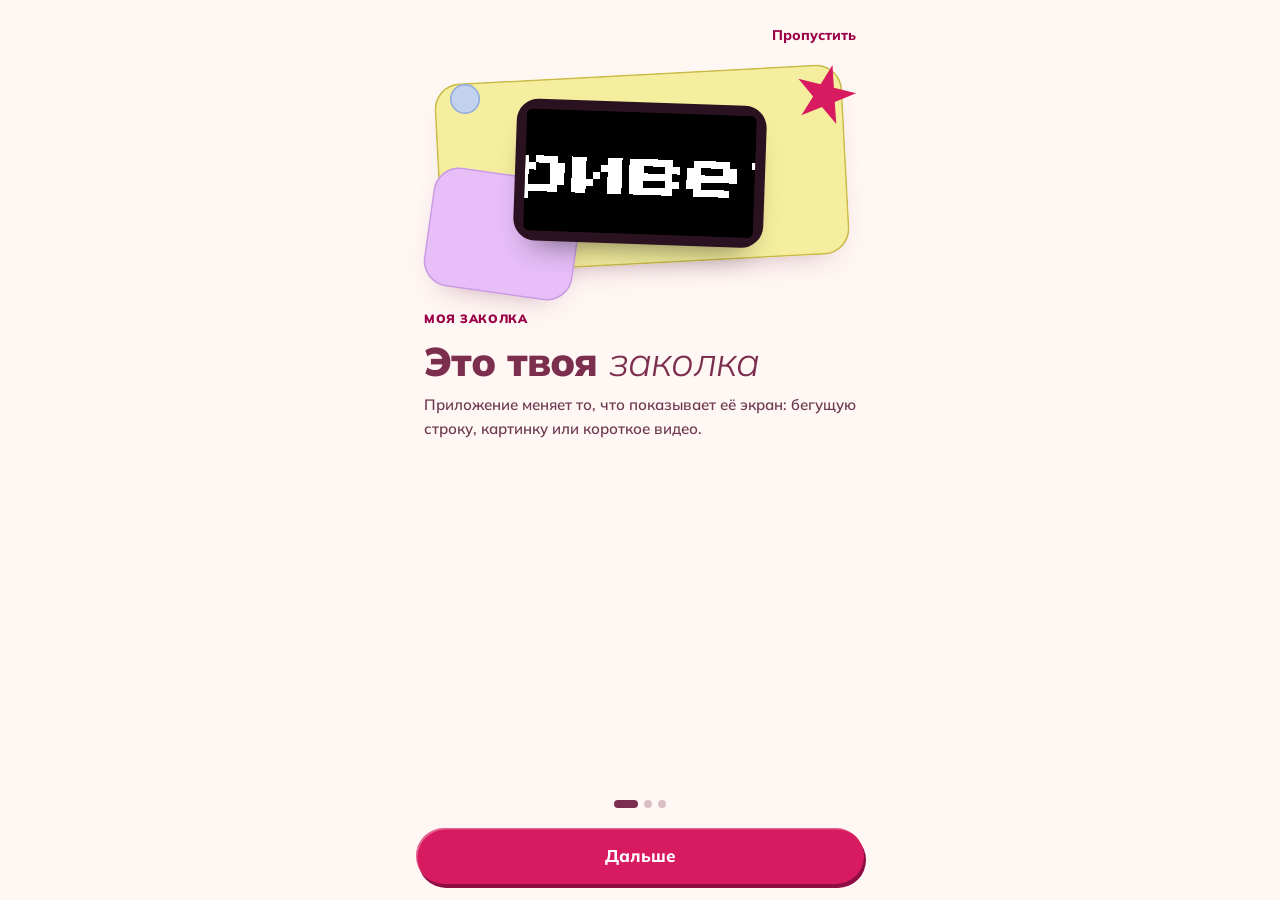
<file: index.html>
<!doctype html>
<html lang="ru" data-theme="light" data-appearance="h">
  <head>
    <meta charset="utf-8" />
    <meta name="viewport" content="width=device-width, initial-scale=1, viewport-fit=cover" />
    <meta name="color-scheme" content="light dark" />
    <meta name="theme-color" content="#FFF7F4" />
    <meta name="description" content="Меняет то, что показывает заколка: бегущую строку, картинку или короткое видео" />
    <title>Моя заколка</title>
    <link rel="manifest" href="/manifest.webmanifest" />
    <link rel="icon" href="/icons/icon-any.svg" type="image/svg+xml" />
    <link rel="apple-touch-icon" href="/icons/icon-192.png" />
    <script>
      // Тема до первой отрисовки, без вспышки: настройку пишет приложение (ui/theme.ts)
      try {
        var t = localStorage.getItem('zk-theme');
        var dark = t === 'dark' || (t !== 'light' && matchMedia('(prefers-color-scheme: dark)').matches);
        document.documentElement.dataset.theme = dark ? 'dark' : 'light';
        document.documentElement.dataset.appearance = localStorage.getItem('zk-appearance') === 'harajuku' ? 'harajuku' : 'h';
        document.querySelector('meta[name="theme-color"]').content = dark ? '#2A1F2B' : '#FFF7F4';
      } catch (e) {}
    </script>
    <script type="module" crossorigin src="/assets/index-CtbS0Sj8.js"></script>
    <link rel="stylesheet" crossorigin href="/assets/index-BMBSza6c.css">
  </head>
  <body>
    <div id="root"></div>
  </body>
</html>
</file>
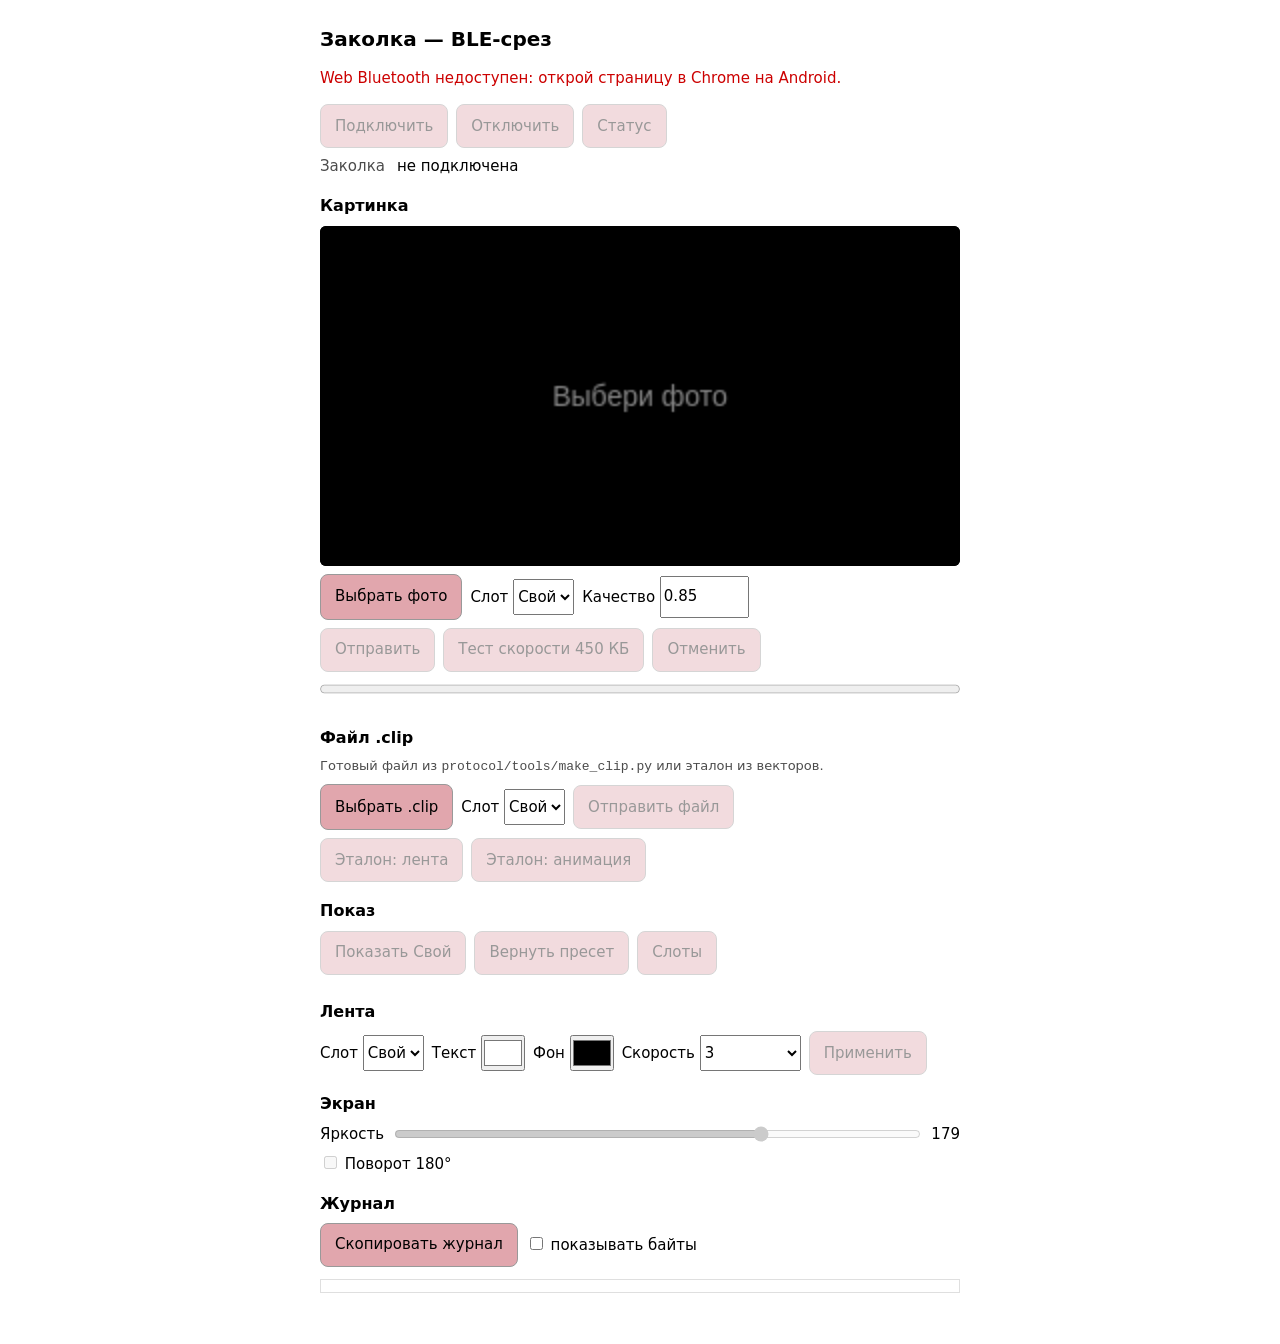
<file: spike/index.html>
<!doctype html>
<html lang="ru">
  <head>
    <meta charset="UTF-8" />
    <meta name="viewport" content="width=device-width, initial-scale=1" />
    <title>Заколка — BLE-срез</title>
    <script type="module" crossorigin src="/spike/assets/index-DrE3u_lJ.js"></script>
    <link rel="stylesheet" crossorigin href="/spike/assets/index-DDKtDWCi.css">
  </head>
  <body>
    <h1>Заколка — BLE-срез</h1>
    <p id="support" class="warn" hidden></p>

    <section>
      <div class="row">
        <button id="connect">Подключить</button>
        <button id="disconnect" disabled>Отключить</button>
        <button id="status" disabled>Статус</button>
      </div>
      <dl id="info"></dl>
    </section>

    <section>
      <h2>Картинка</h2>
      <canvas id="frame"></canvas>
      <div class="row">
        <label class="file">Выбрать фото<input id="file" type="file" accept="image/*" /></label>
        <label>Слот
          <select id="slot">
            <option value="3" selected>Свой</option>
            <option value="1">A</option>
            <option value="2">B</option>
          </select>
        </label>
        <label>Качество <input id="quality" type="number" min="0.3" max="0.95" step="0.05" value="0.85" /></label>
      </div>
      <div class="row">
        <button id="send" disabled>Отправить</button>
        <button id="speed" disabled>Тест скорости 450 КБ</button>
        <button id="cancel" disabled>Отменить</button>
      </div>
      <progress id="progress" max="1" value="0"></progress>
      <dl id="transfer"></dl>
    </section>

    <section>
      <h2>Файл .clip</h2>
      <p class="hint">Готовый файл из <code>protocol/tools/make_clip.py</code> или эталон из векторов.</p>
      <div class="row">
        <label class="file">Выбрать .clip<input id="clip-file" type="file" accept=".clip,application/octet-stream" /></label>
        <label>Слот
          <select id="clip-slot">
            <option value="3" selected>Свой</option>
            <option value="1">A</option>
            <option value="2">B</option>
          </select>
        </label>
        <button id="clip-send" disabled>Отправить файл</button>
      </div>
      <div class="row">
        <button id="vec-text" disabled>Эталон: лента</button>
        <button id="vec-anim" disabled>Эталон: анимация</button>
      </div>
    </section>

    <section>
      <h2>Показ</h2>
      <div class="row">
        <button id="show-custom" disabled>Показать Свой</button>
        <button id="show-preset" disabled>Вернуть пресет</button>
        <button id="slots" disabled>Слоты</button>
      </div>
      <dl id="slot-info"></dl>
    </section>

    <section>
      <h2>Лента</h2>
      <div class="row">
        <label>Слот
          <select id="text-slot">
            <option value="3" selected>Свой</option>
            <option value="1">A</option>
            <option value="2">B</option>
          </select>
        </label>
        <label>Текст <input id="text-fg" type="color" value="#ffffff" /></label>
        <label>Фон <input id="text-bg" type="color" value="#000000" /></label>
        <label>Скорость
          <select id="text-speed">
            <option value="0">0 — стоит</option>
            <option value="1">1</option>
            <option value="2">2</option>
            <option value="3" selected>3</option>
            <option value="4">4</option>
            <option value="5">5</option>
          </select>
        </label>
        <button id="text-apply" disabled>Применить</button>
      </div>
    </section>

    <section>
      <h2>Экран</h2>
      <div class="row">
        <label class="grow">Яркость <input id="brightness" type="range" min="0" max="255" value="179" disabled /></label>
        <span id="brightness-value">179</span>
      </div>
      <div class="row">
        <label class="check"><input id="rotate" type="checkbox" disabled /> Поворот 180°</label>
      </div>
    </section>

    <section>
      <h2>Журнал</h2>
      <div class="row">
        <button id="copy-log">Скопировать журнал</button>
        <label class="check"><input id="frames" type="checkbox" /> показывать байты</label>
      </div>
      <pre id="log"></pre>
    </section>
  </body>
</html>
</file>
<file: assets/index-BMBSza6c.css>
:root,[data-theme=light]{--bg:#fff7f4;--surface:#fff;--surface-2:#fff6f8;--line:#7c2e4e47;--outline:#b0607c;--ink:#7c2e4e;--ink-2:#6e3a52;--ink-3:#b88e9c;--accent:#d81b60;--on-accent:#fff;--accent-ink:#9b0047;--accent-soft:#fbc6d7;--inv-accent:#fbc6d7;--primary:#d81b60;--on-primary:#fff;--primary-track:#9b0047;--butter:#f5ee9e;--sage:#c2d2ee;--lilac:#e7bef8;--peach:#f9d488;--rose:#fbc6d7;--on-pastel:#7c2e4e;--butter-edge:#c9b94a;--sage-edge:#93abd8;--lilac-edge:#c99be0;--peach-edge:#e0b45a;--rose-edge:#efa0bc;--nav:#7c2e4e;--nav-ink:#fff7f2;--nav-line:#7c2e4e;--nav-sel:#fbc6d7;--on-nav-sel:#5e2340;--bw:1.5px;--chip:#fff;--chip-ink:#7c2e4e;--chip-edge:#b0607c;--chip-drop:#e59ab4;--chip-ok:#26693f;--sel-drop:#8e0e44;--glare:#ffffff4d;--card-edge:#f0cfd7;--card-shadow:0 14px 32px -22px #7c2e4e8c;--zone-font:#d9c7fb;--zone-font-edge:#b9a0ee;--zone-font-chip:#fff;--zone-font-chip-edge:#7e5bb8;--zone-font-drop:#a88be0;--zone-color:#fbc6d7;--zone-color-edge:#efa0bc;--zone-color-chip:#fff;--zone-color-chip-edge:#b0607c;--zone-color-drop:#e59ab4;--zone-motion:#f9d488;--zone-motion-edge:#e0b45a;--zone-motion-chip:#fff;--zone-motion-chip-edge:#9a6a1a;--zone-motion-drop:#d9a955;--zone-font-shadow:0 14px 32px -22px #7c50aab3;--zone-color-shadow:0 14px 32px -22px #b0607cb3;--zone-motion-shadow:0 14px 32px -22px #b47a3eb3;--stk-font:#7e5bb8;--stk-text:#d81b60;--stk-icons:#f5d63d;--stk-bg:#e36888;--stk-pairs:#b494f8;--stk-size:#f08c21;--stk-speed:#f5d63d;--stk-gap:#c47a2c;--stk-status:#7e5bb8;--kind-text:#f5ee9e;--kind-image:#c2d2ee;--kind-video:#e7bef8;--on-kind:#7c2e4e;--kind-drop:#c9b94a;--heart:#d81b60;--heart-on-sel:#ffd0dd;--swatch-edge:#7c2e4e;--swatch-sel:#d81b60;--danger:#b3261e;--on-danger:#fff;--ok:#26693f;--bezel:#2a1220;--stage:#1c0b15;--scrim:#5e23406b;--kbd:#f6e0da;--key:#fff;--shadow:0 30px 60px -30px #7c2e4e73;--nav-shadow:0 12px 28px -14px #7c2e4e73;--sheet-shadow:0 -18px 40px -24px #7c2e4e73;--splash-1-bg:#93abd8;--splash-1-fg:#faf4cd;--splash-2-bg:#f3619c;--splash-2-fg:#ede986;--splash-3-bg:#e7bef8;--splash-3-fg:#fb4645;--splash-4-bg:#f8edad;--splash-4-fg:#ed7c30;--splash-5-bg:#b494f8;--splash-5-fg:#dbfa40;--selected-ring:0 0 0 3px var(--surface), 0 0 0 5px var(--ink)}[data-theme=dark]{--bg:#2a1f2b;--surface:#382a39;--surface-2:#463648;--line:#f7eef233;--outline:#8e7a90;--ink:#f7eef2;--ink-2:#c9b6c2;--ink-3:#7e6d80;--accent:#d81b60;--on-accent:#fff;--accent-ink:#f6c9d9;--accent-soft:#4d3049;--inv-accent:#c2185b;--primary:#d81b60;--on-primary:#fff;--primary-track:#7a0a35;--butter:#3d3826;--sage:#2a3448;--lilac:#352c4a;--peach:#3f3226;--rose:#432a3c;--on-pastel:#f7eef2;--butter-edge:#6a6440;--sage-edge:#4a5a7a;--lilac-edge:#5a4e78;--peach-edge:#6a5640;--rose-edge:#6e4a62;--nav:#3e2f42;--nav-ink:#f7eef2;--nav-line:#7a6680;--nav-sel:#e9c7d3;--on-nav-sel:#2b1c23;--bw:1.5px;--chip:#e9c7d3;--chip-ink:#2b1c23;--chip-edge:#7a4e62;--chip-drop:#a9788a;--chip-ok:#1e5a34;--sel-drop:#7a0a35;--glare:#ffffff4d;--card-edge:#5e4a5f;--card-shadow:0 0 0 0 transparent;--zone-font:#352c4a;--zone-font-edge:#5a4e78;--zone-font-chip:#cfc0f0;--zone-font-chip-edge:#5e4a9a;--zone-font-drop:#8f7bc0;--zone-color:#432a3c;--zone-color-edge:#6e4a62;--zone-color-chip:#e9c7d3;--zone-color-chip-edge:#7a4e62;--zone-color-drop:#a9788a;--zone-motion:#3f3226;--zone-motion-edge:#6a5640;--zone-motion-chip:#f0cf8e;--zone-motion-chip-edge:#8a6420;--zone-motion-drop:#b08a45;--zone-font-shadow:0 0 0 0 transparent;--zone-color-shadow:0 0 0 0 transparent;--zone-motion-shadow:0 0 0 0 transparent;--stk-font:#cfc0f0;--stk-text:#f28db2;--stk-icons:#ede08a;--stk-bg:#e36888;--stk-pairs:#e7bef8;--stk-size:#f0b24a;--stk-speed:#ede08a;--stk-gap:#f0cf8e;--stk-status:#cfc0f0;--kind-text:#ede08a;--kind-image:#c2d2ee;--kind-video:#e7bef8;--on-kind:#2b1c23;--kind-drop:#a89a3e;--heart:#8e0e44;--heart-on-sel:#ffd0dd;--swatch-edge:#f6c9d9;--swatch-sel:#ff8fb1;--danger:#ff8c70;--on-danger:#2b1c23;--ok:#82c99d;--bezel:#120810;--stage:#0b050a;--scrim:#0a040899;--kbd:#1e1218;--key:#432f38;--shadow:0 30px 60px -30px #000c;--nav-shadow:0 12px 28px -14px #000c;--sheet-shadow:0 -18px 40px -20px #000c;--splash-1-bg:#3a4a6b;--splash-1-fg:#e8e2b4;--splash-2-bg:#7a2d55;--splash-2-fg:#d9d577;--splash-3-bg:#5b4470;--splash-3-fg:#ff8e86;--splash-4-bg:#5e5428;--splash-4-fg:#f29a63;--splash-5-bg:#3f3566;--splash-5-fg:#cfe85a}:root{--led-white:#fff;--led-yellow:#ffd84d;--led-rose:#e1a6ad;--led-red:#ff3348;--led-sky:#6ec6ff;--led-black:#000;--led-plum:#2b1a3d;--led-mint:#7ce0b0;--led-violet:#b49cff;--led-orange:#ff8a3d;--led-lime:#b8f04a;--led-green:#2fbf71;--led-cyan:#3fd8e0;--led-blue:#3d6bff;--led-pink:#ff8fb1;--led-magenta:#e040c8;--sat-teal:#2d728f;--sat-cyan:#3b8ea5;--sat-pink:#e55381;--sat-rose:#e36888;--sat-hot:#f3619c;--sat-blue:#6698cc;--sat-orange:#f08c21;--sat-olive:#b4b534;--ph-a:#3a1d2e;--ph-b:#47263a;--ph-ink:#e9cfd8;--ph-divider:#1c0b15;--swatch-ring:#7f7f7f59;--font-ui:"Mulish", sans-serif;--font-splash:"Unbounded", "Mulish", sans-serif;--fw-light:300;--fw-semibold:600;--fw-bold:700;--fw-extrabold:800;--fw-black:900;--fs-11:11px;--fs-12:12px;--fs-13:13px;--fs-14:14px;--fs-15:15px;--fs-16:16px;--fs-17:17px;--fs-18:18px;--fs-20:20px;--fs-22:22px;--fs-24:24px;--fs-30:30px;--fs-40:40px;--ls-caps:.06em;--ls-tight:-.01em;--ls-tighter:-.02em;--font-px-pixel:"Press Start 2P";--font-px-tiny:"Tiny5";--font-px-round:"Mulish";--sp-1:2px;--sp-2:4px;--sp-3:6px;--sp-4:8px;--sp-5:10px;--sp-6:12px;--sp-7:14px;--sp-8:16px;--sp-9:18px;--sp-10:20px;--sp-12:28px;--sp-14:40px;--screen-pad-x:16px;--r-xs:4px;--r-sm:8px;--r-md:14px;--r-lg:16px;--r-xl:20px;--r-2xl:22px;--r-bezel:26px;--r-sheet:28px;--r-device:44px;--r-pill:999px;--r-round:50%;--hit:48px;--swatch:40px;--d-big:2px 4px;--d-mid:1.5px 3.5px;--d-sm:1px 3px;--display-aspect:320 / 170}:root[data-appearance=harajuku][data-theme=light]{--line:#7c2e4e59;--outline:#7c2e4e;--butter-edge:#7c2e4e;--sage-edge:#7c2e4e;--lilac-edge:#7c2e4e;--peach-edge:#7c2e4e;--rose-edge:#7c2e4e;--nav-sel:#5fe0ee;--on-nav-sel:#3a0f24;--chip-edge:#7c2e4e;--chip-drop:#7c2e4e;--sel-drop:#7c2e4e;--card-edge:#7c2e4e;--card-drop:#7c2e4e;--zone-font-edge:#7c2e4e;--zone-font-drop:#7c2e4e;--zone-color-edge:#7c2e4e;--zone-color-drop:#7c2e4e;--zone-motion-edge:#7c2e4e;--zone-motion-drop:#7c2e4e;--stk-cyan:#19c3d6;--stk-pink:#f3619c;--stk-yellow:#f5d63d;--bw:2px;--d-card:3px 5px;--card-shadow:var(--d-card) 0 var(--card-drop);--zone-font-chip-edge:var(--chip-edge);--zone-color-chip-edge:var(--chip-edge);--zone-motion-chip-edge:var(--chip-edge);--zone-font-shadow:var(--d-card) 0 var(--card-drop);--zone-color-shadow:var(--d-card) 0 var(--card-drop);--zone-motion-shadow:var(--d-card) 0 var(--card-drop);--stk-font:var(--stk-cyan);--stk-text:var(--stk-pink);--stk-icons:var(--stk-yellow);--stk-bg:var(--stk-cyan);--stk-pairs:var(--stk-yellow);--stk-size:var(--stk-cyan);--stk-speed:var(--stk-pink);--stk-gap:var(--stk-yellow);--stk-status:var(--stk-cyan)}:root[data-appearance=harajuku][data-theme=dark]{--line:#f7eef240;--outline:#9a8a9c;--butter-edge:#b8a65a;--sage-edge:#7e95c4;--lilac-edge:#8f7bc0;--peach-edge:#b08a50;--rose-edge:#b0708e;--nav-line:#9a8a9c;--nav-sel:#5fe0ee;--on-nav-sel:#3a0f24;--chip:#fbc6d7;--chip-edge:#2b1c23;--card-edge:#9a8a9c;--card-drop:#160d17;--zone-font-edge:#8f7bc0;--zone-font-chip:#d9c7fb;--zone-color-edge:#b0708e;--zone-color-chip:#fbc6d7;--zone-motion-edge:#b08a50;--zone-motion-chip:#f9d488;--stk-cyan:#5fe0ee;--stk-pink:#ff8fb1;--stk-yellow:#f5ee9e;--kind-text:#f5ee9e;--bw:2px;--d-card:3px 5px;--card-shadow:var(--d-card) 0 var(--card-drop);--zone-font-chip-edge:var(--chip-edge);--zone-color-chip-edge:var(--chip-edge);--zone-motion-chip-edge:var(--chip-edge);--zone-font-shadow:var(--d-card) 0 var(--card-drop);--zone-color-shadow:var(--d-card) 0 var(--card-drop);--zone-motion-shadow:var(--d-card) 0 var(--card-drop);--stk-font:var(--stk-cyan);--stk-text:var(--stk-pink);--stk-icons:var(--stk-yellow);--stk-bg:var(--stk-cyan);--stk-pairs:var(--stk-yellow);--stk-size:var(--stk-cyan);--stk-speed:var(--stk-pink);--stk-gap:var(--stk-yellow);--stk-status:var(--stk-cyan)}*,:before,:after{box-sizing:border-box}:root[data-theme=light]{--lightningcss-light:initial;--lightningcss-dark: ;color-scheme:light}:root[data-theme=dark]{--lightningcss-light: ;--lightningcss-dark:initial;color-scheme:dark}html{-webkit-text-size-adjust:100%;-moz-text-size-adjust:100%;text-size-adjust:100%;-webkit-tap-highlight-color:transparent}body{background:var(--bg);color:var(--ink);font-family:var(--font-ui);font-size:var(--fs-15);-webkit-font-smoothing:antialiased;overscroll-behavior-y:none;margin:0;line-height:1.4}button,input,select,textarea{font:inherit;color:inherit}button{cursor:pointer;touch-action:manipulation}button:disabled,[aria-disabled=true]{cursor:default}h1,h2,h3,p{margin:0}h1,h2{text-wrap:balance}p{text-wrap:pretty}.btn,.kv,.ends,.big-num,.muted,.progress-big{font-variant-numeric:tabular-nums}:focus-visible{scroll-margin-bottom:220px}.screen[data-tab=create] :focus-visible{scroll-margin-top:260px}@media (hover:hover){.btn:hover:not([aria-disabled=true]):not(:disabled),.choice:hover,.slot:hover,.kind:hover,.seg>button:hover,.nav button:hover,.icon-row button:hover,.custom-row:hover{filter:brightness(.96)saturate(1.05)}.link:hover u,.link:hover{color:var(--ink)}}img,svg,canvas{display:block}:focus{outline:none}:focus-visible{outline:3px solid var(--ink);outline-offset:2px}.on-nav :focus-visible,.nav :focus-visible{outline-color:var(--nav-ink)}.visually-hidden{clip:rect(0, 0, 0, 0);white-space:nowrap;border:0;width:1px;height:1px;margin:-1px;padding:0;position:absolute;overflow:hidden}.app{max-width:480px;min-height:100dvh;margin:0 auto;position:relative}.screen{padding:max(env(safe-area-inset-top), 12px) 0 calc(200px + env(safe-area-inset-bottom))}.screen[data-tab=library],.screen[data-tab=device]{padding-bottom:calc(112px + env(safe-area-inset-bottom))}.head{justify-content:space-between;align-items:center;gap:8px;min-height:56px;padding:2px 16px 2px 20px;display:flex}.title{font-size:var(--fs-30);font-weight:var(--fw-black);letter-spacing:var(--ls-tighter);line-height:1}.sub{overflow-wrap:anywhere;font-size:var(--fs-14);font-weight:var(--fw-semibold);color:var(--ink-2);padding:10px 20px 12px}.thin{font-weight:var(--fw-light);font-style:italic}.stack{flex-direction:column;gap:18px;padding:0 16px;display:flex}.group{flex-direction:column;gap:8px;display:flex}.label{font-size:var(--fs-12);font-weight:var(--fw-extrabold);letter-spacing:var(--ls-caps);text-transform:uppercase;color:var(--ink-2);justify-content:space-between;align-items:baseline;gap:8px;padding:0 4px;display:flex}.label small{text-transform:none;letter-spacing:0;font-size:var(--fs-13);font-weight:var(--fw-semibold)}.card{--zone:var(--surface);background:var(--zone);border-radius:var(--r-sheet);box-shadow:inset 0 0 0 var(--bw) var(--card-edge), var(--card-shadow);flex-direction:column;gap:10px;padding:16px;display:flex}.card.zone-font{--zone:var(--zone-font);--card-edge:var(--zone-font-edge);--chip:var(--zone-font-chip);--chip-drop:var(--zone-font-drop);--chip-edge:var(--zone-font-chip-edge);--card-shadow:var(--zone-font-shadow);--stk-zone:var(--stk-font)}.card.zone-color{--zone:var(--zone-color);--card-edge:var(--zone-color-edge);--chip:var(--zone-color-chip);--chip-drop:var(--zone-color-drop);--chip-edge:var(--zone-color-chip-edge);--card-shadow:var(--zone-color-shadow);--stk-zone:var(--stk-text)}.card.zone-motion{--zone:var(--zone-motion);--card-edge:var(--zone-motion-edge);--chip:var(--zone-motion-chip);--chip-drop:var(--zone-motion-drop);--chip-edge:var(--zone-motion-chip-edge);--card-shadow:var(--zone-motion-shadow);--stk-zone:var(--stk-size)}.card.rows{gap:0;padding:2px 16px}.row{border-bottom:2px dashed var(--line);flex-direction:column;gap:10px;padding:14px 0 16px;display:flex}.row:last-child{border-bottom:0}.row[data-stk=font]{--stk:var(--stk-font)}.row[data-stk=text]{--stk:var(--stk-text)}.row[data-stk=icons]{--stk:var(--stk-icons)}.row[data-stk=bg]{--stk:var(--stk-bg)}.row[data-stk=pairs]{--stk:var(--stk-pairs)}.row[data-stk=size]{--stk:var(--stk-size)}.row[data-stk=speed]{--stk:var(--stk-speed)}.row[data-stk=gap]{--stk:var(--stk-gap)}[data-stk=zone]{--stk:var(--stk-zone)}[data-stk] .row-head>:first-child:before{content:"";background:var(--stk);vertical-align:0;border-radius:4px;width:12px;height:12px;margin-right:9px;display:inline-block;transform:rotate(12deg)}.row-head{min-height:32px;font-size:var(--fs-15);font-weight:var(--fw-extrabold);justify-content:space-between;align-items:center;gap:8px;display:flex}.row-head small,.muted{font-size:var(--fs-13);font-weight:var(--fw-semibold);color:var(--ink-2)}.ends{font-size:var(--fs-12);font-weight:var(--fw-bold);color:var(--ink-2);justify-content:space-between;padding:0 4px;display:flex}.ends b{font-size:var(--fs-13);font-weight:var(--fw-extrabold);color:var(--ink)}.hint{font-size:var(--fs-13);font-weight:var(--fw-bold);color:var(--ink-2);justify-content:space-between;gap:8px;padding:0 4px;display:flex}.ok-text{color:var(--ok)}.danger-text{color:var(--danger)}.btn{border-radius:var(--r-pill);min-height:56px;font-size:var(--fs-17);font-weight:var(--fw-extrabold);text-align:center;border:0;justify-content:center;align-items:center;gap:8px;padding:0 20px;transition:transform .12s ease-out;display:inline-flex;position:relative;overflow:hidden}.btn:active:not(:disabled):not([aria-disabled=true]){transform:scale(.98)}.btn.block{width:100%}.btn.primary{background:var(--primary);color:var(--on-primary);box-shadow:inset 1.5px 1.5px 0 var(--glare), inset 0 0 0 var(--selected-edge,0px) var(--chip-edge), var(--d-big) 0 var(--sel-drop)}.btn.secondary{background:var(--chip);color:var(--chip-ink);box-shadow:inset 0 0 0 var(--bw) var(--chip-edge), var(--d-mid) 0 var(--chip-drop);font-size:var(--fs-15)}.btn.secondary .ok-text{color:var(--chip-ok)}.btn.accent{background:var(--accent);color:var(--on-accent);box-shadow:inset 1.5px 1.5px 0 var(--glare), inset 0 0 0 var(--selected-edge,0px) var(--chip-edge), var(--d-mid) 0 var(--sel-drop);font-size:var(--fs-15)}.btn.danger{background:var(--surface);color:var(--danger);box-shadow:inset 0 0 0 var(--bw) var(--danger), var(--d-mid) 0 var(--danger);font-size:var(--fs-15)}.btn.nowrap{white-space:nowrap}.btn.small{min-height:48px;font-size:var(--fs-15);padding:0 16px}.btn.waiting{background:var(--chip);color:var(--chip-ink);box-shadow:inset 0 0 0 var(--bw) var(--chip-edge);font-size:var(--fs-15)}.btn .weak{font-weight:500}.btn:disabled:not(.waiting){opacity:.5}.btn-sub{flex-direction:column;align-items:center;line-height:1.2;display:flex}.btn-sub small{font-size:var(--fs-11);font-weight:var(--fw-semibold)}.btn .fill{background:var(--primary-track);transform-origin:0;transform:scaleX(var(--p,0));transition:transform .25s linear;position:absolute;inset:0}.btn .over{align-items:center;gap:8px;display:inline-flex;position:relative}.link{min-height:44px;font-size:var(--fs-14);font-weight:var(--fw-extrabold);color:var(--accent-ink);background:0 0;border:0;justify-content:center;align-items:center;gap:8px;padding:0 8px;display:inline-flex}.link u{text-underline-offset:3px;text-decoration:underline}.link .plus{border-radius:50%;justify-content:center;align-items:center;width:20px;height:20px;font-size:15px;line-height:1;display:flex;box-shadow:inset 0 0 0 1.5px}.icon-btn{width:48px;height:48px;color:var(--ink-2);background:0 0;border:0;border-radius:50%;flex:none;justify-content:center;align-items:center;display:inline-flex}.icon-btn.edge{margin:-8px -12px -8px 0}.icon-btn.filled{background:var(--chip);color:var(--chip-ink);box-shadow:inset 0 0 0 var(--bw) var(--chip-edge), var(--d-sm) 0 var(--chip-drop)}.icon-btn:disabled{color:var(--ink-3)}.dashed{border:var(--bw) dashed var(--chip-edge);color:var(--ink);border-radius:var(--r-pill);min-height:52px;font-size:var(--fs-15);font-weight:var(--fw-extrabold);background:0 0}.choice,.slot,.kind{--d:var(--d-sm);background:var(--chip);color:var(--chip-ink);box-shadow:inset 0 0 0 var(--bw) var(--chip-edge), var(--d) 0 var(--chip-drop);border-radius:var(--r-lg);font-weight:var(--fw-extrabold);border:0}.choice[aria-pressed=true],.choice[aria-checked=true],.choice[aria-selected=true],.slot[aria-checked=true]{background:var(--accent);color:var(--on-accent);box-shadow:inset 1.5px 1.5px 0 var(--glare), inset 0 0 0 var(--selected-edge,0px) var(--chip-edge), var(--d) 0 var(--sel-drop)}.steps{grid-template-columns:repeat(6,minmax(0,1fr));gap:8px;display:grid}.steps .choice{height:48px;font-size:var(--fs-15);justify-content:center;align-items:center;display:flex}.steps.sizes .choice{align-items:flex-end;height:56px;padding-bottom:10px;line-height:1}.pause{gap:4px;display:flex}.pause i{background:currentColor;border-radius:1px;width:4px;height:16px}.slots{grid-template-columns:repeat(3,minmax(0,1fr));gap:8px;display:grid}.slot{--d:var(--d-mid);border-radius:var(--r-xl);flex-direction:column;justify-content:center;align-items:center;gap:2px;height:60px;display:flex}.slot b{font-size:var(--fs-17);font-weight:var(--fw-black)}.slot small{font-size:var(--fs-12);font-weight:var(--fw-bold);white-space:nowrap}.slot small.live{color:var(--chip-ok);align-items:center;gap:4px;display:flex}.slot small.live:before{content:"";background:currentColor;border-radius:50%;width:6px;height:6px}.slot[aria-checked=true] small{color:var(--on-accent)}.kinds{grid-template-columns:repeat(3,minmax(0,1fr));gap:8px;display:grid}.kind{--d:var(--d-mid);border-radius:var(--r-xl);height:56px;font-size:var(--fs-15);font-weight:var(--fw-bold);justify-content:center;align-items:center;gap:8px;min-width:0;padding:0 4px;display:flex}.kind .dot{width:12px;height:12px;box-shadow:inset 0 0 0 1.5px var(--chip-edge);border-radius:50%;flex:none}.kind[aria-selected=true]{--chip-ink:var(--on-kind);color:var(--on-kind);font-weight:var(--fw-black);box-shadow:inset 0 0 0 2px var(--on-kind), var(--d) 0 var(--kind-plate-drop)}.kind[aria-selected=true] .dot{width:20px;height:20px;color:var(--kind-plate);box-shadow:none;justify-content:center;align-items:center;display:flex;background:var(--on-kind)!important}.plate-text{background:var(--butter)}.plate-image{background:var(--sage)}.plate-video{background:var(--lilac)}.kind[aria-selected=true].plate-text{--kind-plate:var(--kind-text);--kind-plate-drop:var(--butter-edge)}.kind[aria-selected=true].plate-image{--kind-plate:var(--kind-image);--kind-plate-drop:var(--sage-edge)}.kind[aria-selected=true].plate-video{--kind-plate:var(--kind-video);--kind-plate-drop:var(--lilac-edge)}.kind[aria-selected=true]{background:var(--kind-plate)}.kind:not([aria-selected=true]){background:var(--chip)}.seg{border-radius:var(--r-pill);background:var(--chip);box-shadow:inset 0 0 0 var(--bw) var(--chip-edge);gap:4px;padding:4px 7px 7px 4px;display:flex}.seg>button{border-radius:var(--r-pill);min-height:44px;color:var(--chip-ink);font-size:var(--fs-14);font-weight:var(--fw-bold);background:0 0;border:0;flex:auto;padding:0 6px}.seg>button[aria-pressed=true],.seg>button[aria-checked=true],.seg>button[aria-selected=true]{background:var(--accent);color:var(--on-accent);font-weight:var(--fw-extrabold);box-shadow:inset 1.5px 1.5px 0 var(--glare), inset 0 0 0 var(--selected-edge,0px) var(--chip-edge), var(--d-sm) 0 var(--sel-drop)}.hue{appearance:none;border-radius:var(--r-pill);height:28px;box-shadow:inset 0 0 0 1px var(--swatch-ring);background:linear-gradient(90deg,red,#ff0,#0f0,#0ff,#00f,#f0f,red)}.hue::-webkit-slider-thumb{-webkit-appearance:none;background:var(--thumb,red);border-radius:50%;width:32px;height:32px;box-shadow:0 0 0 3px #fff,0 0 0 4.5px #00000059}.hue::-moz-range-thumb{background:var(--thumb,red);border:0;border-radius:50%;width:32px;height:32px;box-shadow:0 0 0 3px #fff,0 0 0 4.5px #00000059}.custom-row{border-radius:var(--r-xl);background:var(--surface-2);width:100%;min-height:60px;box-shadow:inset 0 0 0 var(--bw) var(--outline);color:var(--ink);text-align:left;border:0;align-items:center;gap:12px;padding:8px 12px 8px 14px;display:flex}.custom-row .wheel{background:conic-gradient(var(--led-red), var(--led-yellow), var(--led-mint), var(--led-sky), var(--led-violet), var(--led-pink), var(--led-red));border-radius:50%;flex:none;width:32px;height:32px}.custom-row span{font-size:var(--fs-15);font-weight:var(--fw-extrabold);flex-direction:column;flex:1;display:flex}.custom-row small{font-size:var(--fs-12);font-weight:var(--fw-semibold);color:var(--ink-2)}.swatches{justify-content:space-between;margin:0 -4px;display:flex}.swatches.wrap{flex-wrap:wrap;justify-content:flex-start;gap:4px 8px}.swatch{background:0 0;border:0;border-radius:50%;flex:none;justify-content:center;align-items:center;width:48px;height:48px;padding:0;display:flex}.swatch>span{width:40px;height:40px;box-shadow:inset 0 0 0 2px var(--swatch-edge);border-radius:50%}.swatch[aria-pressed=true]>span,.swatch[aria-checked=true]>span{box-shadow:inset 0 0 0 2px var(--swatch-edge), 0 0 0 3px var(--zone,var(--surface)), 0 0 0 5.5px var(--swatch-sel)}.swatch.more>span{background:conic-gradient(var(--led-red), var(--led-yellow), var(--led-mint), var(--led-sky), var(--led-violet), var(--led-pink), var(--led-red));justify-content:center;align-items:center;display:flex}.swatch.more>span:after{content:"+";background:var(--surface);width:20px;height:20px;color:var(--ink);font-size:15px;font-weight:var(--fw-black);border-radius:50%;justify-content:center;align-items:center;display:flex}.pairs{grid-template-columns:repeat(5,minmax(0,1fr));gap:8px;display:grid}.pair{border-radius:var(--r-lg);height:48px;font-size:19px;font-weight:var(--fw-black);box-shadow:inset 0 0 0 2px var(--swatch-edge);border:0}.pair[aria-pressed=true]{box-shadow:inset 0 0 0 2px var(--swatch-edge), 0 0 0 3px var(--zone,var(--surface)), 0 0 0 5.5px var(--swatch-sel)}.note{border-radius:var(--r-lg);background:var(--accent-soft);color:var(--ink);box-shadow:inset 0 0 0 var(--bw) var(--outline);font-size:var(--fs-13);font-weight:var(--fw-extrabold);align-items:center;gap:10px;padding:10px 14px;line-height:1.35;display:flex}.note .bang{background:var(--accent-ink);width:20px;height:20px;color:var(--surface);font-size:13px;font-weight:var(--fw-black);border-radius:50%;flex:none;justify-content:center;align-items:center;display:flex}.note .bars{flex:none;gap:3px;display:flex}.note .bars i{background:var(--accent-ink);border-radius:1px;width:4px;height:14px}.note.alert{background:var(--surface);box-shadow:inset 0 0 0 var(--bw) var(--danger)}.note.alert .bang{background:var(--danger);color:var(--on-danger)}.pill{border-radius:var(--r-pill);background:var(--chip);min-height:48px;box-shadow:inset 0 0 0 var(--bw) var(--chip-edge), var(--d-sm) 0 var(--chip-drop);font-size:var(--fs-14);font-weight:var(--fw-bold);white-space:nowrap;color:var(--chip-ink);border:0;align-items:center;gap:10px;padding:0 16px;display:inline-flex}.pill .muted{color:inherit}.pill .led{background:var(--stk-status);width:9px;height:9px;box-shadow:inset 0 0 0 1.5px var(--chip-edge);border-radius:50%;flex:none}.pill.ready .led{background:var(--ok)}.pill.low{background:var(--surface);color:var(--danger);box-shadow:inset 0 0 0 var(--bw) var(--danger), var(--d-sm) 0 var(--danger)}.pill.low .led{background:var(--danger)}.batt{border:1.5px solid;border-radius:5px;flex:none;gap:2px;height:16px;padding:2px;display:flex}.batt i{background:currentColor;border-radius:1px;width:4px}.batt i.off{opacity:.2}.batt.big{border-width:2px;border-radius:10px;gap:4px;height:34px;padding:3px}.batt.big i{border-radius:4px;width:14px}.bezel{background:var(--bezel);border-radius:var(--r-bezel);padding:12px}.bezel canvas{width:100%;aspect-ratio:var(--display-aspect);image-rendering:pixelated;background:#000;border-radius:8px}.preview{z-index:3;background:var(--bg);padding:0 16px 8px;transition:clip-path .22s;position:sticky;top:0}.preview-box{transform-origin:top;max-width:calc(41.4118dvh - 21.1765px);margin-inline:auto;transition:transform .22s}.screen[data-compact] .preview{clip-path:inset(0 0 calc(50% - 4px))}.screen[data-compact] .preview-box{transform:scale(.5)}.placeholder{aspect-ratio:var(--display-aspect);background:repeating-linear-gradient(135deg, var(--ph-a) 0 12px, var(--ph-b) 12px 24px);color:var(--ph-ink);text-align:center;font-family:var(--font-px-pixel);border-radius:8px;justify-content:center;align-items:center;padding:0 16px;font-size:8px;line-height:1.6;display:flex}.dock{z-index:10;pointer-events:none;position:fixed;bottom:0;left:0;right:0}.dock-inner{max-width:480px;padding:28px 16px calc(16px + env(safe-area-inset-bottom));background:linear-gradient(to bottom, transparent, var(--bg) 26px);flex-direction:column;gap:12px;margin:0 auto;transition:transform .22s;display:flex}.dock[data-nav-hidden] .dock-inner{transform:translateY(calc(64px + 12px + 4px + env(safe-area-inset-bottom)))}.dock[data-nav-hidden] .nav{visibility:hidden;transition:visibility 0s .22s}.dock-inner>*{pointer-events:auto}.dock .link{align-self:center;margin-bottom:-6px}.nav{border-radius:var(--r-pill);background:var(--nav);height:64px;color:var(--nav-ink);box-shadow:var(--nav-shadow), inset 0 0 0 var(--bw) var(--nav-line);grid-template-columns:repeat(3,minmax(0,1fr));gap:4px;padding:6px;display:grid}.nav button{border-radius:var(--r-pill);color:var(--nav-ink);font-size:var(--fs-14);font-weight:var(--fw-bold);background:0 0;border:0;min-width:0;padding:0 4px}.nav button[aria-current=page]{background:var(--nav-sel);color:var(--on-nav-sel);font-weight:var(--fw-extrabold)}.nav button[data-update-ready]{position:relative}.nav button[data-update-ready]:after{content:"";background:currentColor;border-radius:50%;width:7px;height:7px;position:absolute;inset-block-start:8px;inset-inline-end:12px}.banner{border-radius:var(--r-2xl);background:var(--peach);color:var(--on-pastel);box-shadow:inset 0 0 0 var(--bw) var(--peach-edge), var(--card-shadow);font-size:var(--fs-15);line-height:1.3;font-weight:var(--fw-extrabold);align-items:center;gap:12px;padding:12px 8px 12px 16px;display:flex}.banner span{flex:1}.banner button{min-height:48px;color:var(--on-pastel);font-size:var(--fs-15);font-weight:var(--fw-black);background:0 0;border:0;flex:none;margin:-8px 0;padding:0 12px}.demo{margin:0 16px 10px}dialog{color:var(--ink);background:var(--surface);border:0;max-width:480px;padding:0}dialog::backdrop{background:var(--scrim)}dialog.sheet{border-radius:var(--r-sheet) var(--r-sheet) 0 0;width:100%;max-height:92dvh;box-shadow:var(--sheet-shadow);padding:8px 20px calc(20px + env(safe-area-inset-bottom));overscroll-behavior:contain;margin:auto auto 0;overflow-y:auto}dialog.sheet[open]{animation:.24s cubic-bezier(.2,.8,.2,1) sheet-in}dialog.full{background:var(--bg);width:100%;height:100dvh;max-height:none;padding:max(env(safe-area-inset-top), 8px) 0 calc(16px + env(safe-area-inset-bottom));margin:0 auto;overflow-y:auto}dialog.full[open]{animation:.18s ease-out fade-in}dialog.box{border-radius:var(--r-sheet);width:calc(100% - 32px);box-shadow:var(--shadow);padding:20px}dialog.box[open]{animation:.2s cubic-bezier(.2,.8,.2,1) box-in}@keyframes sheet-in{0%{opacity:0;transform:translateY(40%)}}@keyframes box-in{0%{opacity:0;transform:scale(.96)}}@keyframes fade-in{0%{opacity:0}}.grabber{background:var(--line);border-radius:2px;width:40px;height:4px;margin:0 auto 8px}.sheet-head{align-items:center;gap:8px;min-height:48px;margin-bottom:8px;display:flex}.sheet-head h2{overflow-wrap:anywhere;min-width:0;font-size:var(--fs-20);font-weight:var(--fw-black);letter-spacing:var(--ls-tight);flex:1}.sheet-head .link{font-size:var(--fs-15)}.box h2{font-size:var(--fs-22);font-weight:var(--fw-black);letter-spacing:var(--ls-tight);margin-bottom:8px;line-height:1.2}.box p,.sheet p{font-size:var(--fs-15);color:var(--ink-2);line-height:1.45;font-weight:var(--fw-semibold)}.box .actions,.sheet .actions{flex-direction:column;gap:12px;margin-top:16px;display:flex}.save-first{border-radius:var(--r-xl);background:var(--accent-soft);box-shadow:inset 0 0 0 var(--bw) var(--outline);font-size:var(--fs-14);font-weight:var(--fw-extrabold);flex-direction:column;gap:10px;margin-top:16px;padding:12px;display:flex}.timer{background:var(--line);border-radius:2px;height:4px;margin:-4px 24px 0;overflow:hidden}.timer i{background:var(--danger);transform-origin:0;height:100%;display:block}.toast-wrap{left:0;right:0;bottom:calc(92px + env(safe-area-inset-bottom));z-index:40;pointer-events:none;position:fixed}.app[data-tab=create] .toast-wrap{bottom:calc(196px + env(safe-area-inset-bottom))}dialog.full>.toast-wrap{bottom:calc(16px + env(safe-area-inset-bottom))}.onb .toast-wrap{top:calc(max(env(safe-area-inset-top), 12px) + 56px);bottom:auto}.toast{pointer-events:auto;-webkit-user-select:none;user-select:none;-webkit-touch-callout:none;border-radius:var(--r-xl);background:var(--ink);width:calc(100% - 32px);max-width:448px;min-height:56px;color:var(--bg);box-shadow:var(--shadow);align-items:center;gap:12px;margin:0 auto;padding:8px 8px 8px 18px;transition:transform .12s ease-out,background-color .12s ease-out;animation:.2s cubic-bezier(.2,.8,.2,1) toast-in;display:flex;position:relative}.toast[data-pressed]{background:color-mix(in srgb, var(--ink) 88%, var(--bg));transform:scale(.98)}.toast-ring{pointer-events:none;width:100%;height:100%;position:absolute;inset:0;overflow:visible}.toast-ring path{fill:none;stroke:var(--inv-accent);stroke-width:3px;stroke-linecap:round;stroke-dasharray:1 1;opacity:.7;transition:opacity .12s ease-out}.toast[data-held] .toast-ring path{opacity:1}.toast button:active{background:color-mix(in srgb, var(--inv-accent) 18%, transparent);border-radius:var(--r-lg)}.toast div{overflow-wrap:anywhere;min-width:0;font-size:var(--fs-15);font-weight:var(--fw-extrabold);flex-direction:column;flex:1;line-height:1.3;display:flex}.toast small{font-size:var(--fs-13);font-weight:var(--fw-semibold)}.toast button{min-height:44px;color:var(--inv-accent);font-size:var(--fs-15);font-weight:var(--fw-black);background:0 0;border:0;flex:none;padding:0 10px}@keyframes toast-in{0%{opacity:0;transform:translateY(12px)}}.field{background:var(--surface-2);min-height:60px;box-shadow:inset 0 0 0 2px var(--accent);font-size:var(--fs-22);font-weight:var(--fw-bold);white-space:pre-wrap;overflow-wrap:anywhere;caret-color:var(--accent-ink);border-radius:18px;outline:none;padding:12px 16px;line-height:1.35}.field:focus-visible,.field:focus{box-shadow:inset 0 0 0 3px var(--accent)}.field:empty:before{content:attr(data-placeholder);color:var(--ink-3)}.field .ic{vertical-align:-.2em;background:var(--strip-bg,#000);width:1.1em;height:1.1em;box-shadow:inset 0 0 0 1px var(--swatch-ring);cursor:pointer;-webkit-user-select:none;user-select:none;border-radius:5px;justify-content:center;align-items:center;margin:0 .08em;display:inline-flex}.field .ic-in{width:.72em;height:.72em;display:block}.field .ic svg{width:100%;height:100%}.field .ic.emoji{width:auto;padding:0 .12em}.field .ic.emoji .ic-in{color:#0000;width:auto;height:auto;font-size:.7em;line-height:1}.field .ic.custom .ic-in{-webkit-mask:var(--m) center / contain no-repeat;-webkit-mask:var(--m) center / contain no-repeat;mask:var(--m) center / contain no-repeat}::highlight(zk-missing){background-color:var(--accent-soft);color:var(--danger);-webkit-text-decoration:underline wavy var(--danger);text-decoration:underline wavy var(--danger)}.icon-row{scrollbar-width:none;gap:8px;margin:0 -16px;padding:2px 16px 6px;display:flex;overflow-x:auto}.icon-row::-webkit-scrollbar{display:none}.icon-row button{--d:var(--d-sm);border-radius:var(--r-lg);background:var(--chip);width:48px;height:48px;color:var(--chip-ink);box-shadow:inset 0 0 0 var(--bw) var(--chip-edge), var(--d) 0 var(--chip-drop);border:0;flex:none;justify-content:center;align-items:center;display:flex}.icon-row button svg{width:21px;height:21px}.icon-row button.add{box-shadow:none;border:var(--bw) dashed var(--chip-edge);color:var(--ink);background:0 0;font-size:24px;font-weight:500}.icon-row .custom-ic{width:24px;height:24px;-webkit-mask:var(--m) center / contain no-repeat;-webkit-mask:var(--m) center / contain no-repeat;mask:var(--m) center / contain no-repeat;background:currentColor}.fonts{grid-template-columns:repeat(auto-fill,minmax(min(136px,100%),1fr));gap:10px;display:grid}.font{text-align:left;border-radius:18px;flex-direction:column;justify-content:center;align-items:flex-start;gap:5px;min-height:72px;padding:10px 12px;display:flex}.font-tile{min-width:0;display:flex;position:relative}.font-tile .font{--d:var(--d-big);flex:1;min-width:0}.font-tile .font small{padding-right:38px}.font-tile .fav{width:44px;height:44px;color:var(--heart);background:0 0;border:0;border-radius:12px;justify-content:center;align-items:center;display:flex;position:absolute;bottom:0;right:0}.font-tile:has([aria-checked=true]) .fav{color:var(--heart-on-sel)}.font .face{-webkit-line-clamp:2;overflow-wrap:break-word;-webkit-box-orient:vertical;max-width:100%;font-size:17px;line-height:1.15;display:-webkit-box;overflow:hidden}.font .face.f-dots{font-size:13px}.font .face.f-poster,.font .face.f-techno{font-size:14px}.font .face.f-bubbles{font-size:18px}.font .face.f-script{font-size:19px;line-height:1.3}.font .face.f-pixel{font-family:var(--font-px-pixel);font-size:11px;line-height:1.4}.font .face.f-mini{font-family:var(--font-px-tiny);font-size:24px;line-height:.9}.font .face.f-gothic{font-weight:var(--fw-extrabold)}.font small{font-size:var(--fs-12);font-weight:var(--fw-bold)}.fonts-more{min-height:44px;font-size:16px;font-weight:var(--fw-black);color:var(--ink);align-self:center;margin:8px 0}.fonts-more .chev{display:inline-flex}.fonts-more .chev.up{transform:rotate(180deg)}input[type=range]{width:100%;accent-color:var(--primary);height:32px}.grid{grid-template-columns:repeat(2,minmax(0,1fr));gap:12px;display:grid}.tile{border-radius:var(--r-xl);box-shadow:inset 0 0 0 var(--bw) var(--card-edge), var(--card-shadow);color:var(--on-pastel);content-visibility:auto;contain-intrinsic-size:auto 180px;flex-direction:column;gap:6px;padding:6px 6px 8px;display:flex}.tile .shot{background:var(--bezel);border:0;border-radius:14px;width:100%;padding:5px;display:block}.tile .shot img,.tile .shot canvas{width:100%;height:auto;aspect-ratio:var(--display-aspect);object-fit:cover;image-rendering:pixelated;background:#000;border-radius:6px}.tile .meta{align-items:center;gap:4px;padding:0 0 0 6px;display:flex}.tile .meta div{flex-direction:column;flex:1;min-width:0;display:flex}.tile .meta b{font-size:var(--fs-14);font-weight:var(--fw-extrabold);text-overflow:ellipsis;white-space:nowrap;overflow:hidden}.tile .meta small{font-size:var(--fs-12);font-weight:var(--fw-bold)}.tile .icon-btn{color:var(--on-pastel);width:44px;height:44px}.tile .tile-actions{align-items:center;gap:4px;display:flex}.tile .tile-actions .btn{background:var(--chip);min-height:44px;color:var(--chip-ink);box-shadow:inset 0 0 0 var(--bw) var(--chip-edge), var(--d-sm) 0 var(--chip-drop);font-size:var(--fs-14);flex:1;padding:0 8px}.empty{flex-direction:column;gap:12px;padding:8px 4px 0;display:flex}.empty h2{font-size:var(--fs-30);letter-spacing:var(--ls-tighter);line-height:1.05;font-weight:var(--fw-black)}.steps-list{flex-direction:column;gap:8px;margin:0;padding:0;list-style:none;display:flex}.steps-list li{border-radius:var(--r-xl);background:var(--surface);box-shadow:inset 0 0 0 var(--bw) var(--outline);font-size:var(--fs-15);font-weight:var(--fw-bold);align-items:flex-start;gap:12px;padding:14px 16px;line-height:1.4;display:flex}.steps-list.plain li{box-shadow:none;background:0 0;padding:6px 0}.num{background:var(--accent);width:26px;height:26px;color:var(--on-accent);font-size:var(--fs-13);font-weight:var(--fw-black);border-radius:50%;flex:none;justify-content:center;align-items:center;display:flex}.art{height:230px;margin:4px 0;position:relative}.art .blob-a{background:var(--butter);box-shadow:inset 0 0 0 var(--bw) var(--butter-edge), var(--card-shadow);border-radius:26px;position:absolute;inset:10px 10px 30px 14px;transform:rotate(-3deg)}.art .blob-b{background:var(--lilac);width:150px;height:120px;box-shadow:inset 0 0 0 var(--bw) var(--lilac-edge), var(--card-shadow);border-radius:26px;position:absolute;bottom:0;left:4px;transform:rotate(8deg)}.art .star{background:var(--accent);clip-path:polygon(50% 0%,61% 35%,98% 35%,68% 57%,79% 91%,50% 70%,21% 91%,32% 57%,2% 35%,39% 35%);width:62px;height:62px;position:absolute;top:0;right:0;transform:rotate(14deg)}.art .ball{background:var(--sage);width:30px;height:30px;box-shadow:inset 0 0 0 var(--bw) var(--sage-edge);border-radius:50%;position:absolute;top:20px;left:26px}.art .dev{background:var(--bezel);border-radius:22px;width:250px;padding:10px;position:absolute;top:50%;left:50%;transform:translate(-50%,-54%)rotate(2deg);box-shadow:0 20px 30px -18px #00000080}.art .dev>div{aspect-ratio:var(--display-aspect);background:var(--stage);border:2px dashed var(--ph-ink);color:var(--ph-ink);font-size:34px;font-weight:var(--fw-light);border-radius:6px;justify-content:center;align-items:center;display:flex;overflow:hidden}.art .dev canvas{width:100%;aspect-ratio:var(--display-aspect);image-rendering:pixelated;border-radius:6px}.art .app-icon{border-radius:30px;width:120px;height:120px;position:absolute;top:50%;left:50%;transform:translate(-50%,-50%);box-shadow:0 20px 30px -18px #00000080}.charge{border-radius:var(--r-2xl);background:var(--peach);color:var(--on-pastel);box-shadow:inset 0 0 0 var(--bw) var(--peach-edge), var(--card-shadow);justify-content:space-between;align-items:center;gap:12px;padding:14px 16px 14px 18px;display:flex}.charge b{font-size:var(--fs-17);font-weight:var(--fw-black)}.charge .label{color:var(--on-pastel);padding:0}.charge.low{background:var(--surface);color:var(--danger);box-shadow:inset 0 0 0 var(--bw) var(--danger)}.charge.low .label{color:var(--danger)}.now{border-radius:var(--r-sheet);--chip:var(--zone-color-chip);--chip-drop:var(--zone-color-drop);--chip-edge:var(--zone-color-chip-edge);--zone:var(--rose);background:var(--rose);color:var(--on-pastel);box-shadow:inset 0 0 0 var(--bw) var(--rose-edge), var(--card-shadow);flex-direction:column;gap:12px;padding:14px 14px 16px;display:flex}.now .label{color:var(--on-pastel)}.now .pair-btns{grid-template-columns:repeat(2,minmax(0,1fr));gap:8px;display:grid}.now .pair-btns .btn{background:var(--chip);min-height:56px;color:var(--chip-ink);box-shadow:inset 0 0 0 var(--bw) var(--chip-edge), var(--d-mid) 0 var(--chip-drop);font-size:var(--fs-15);padding:0 8px}.now .pair-btns .btn[aria-disabled=true]{color:var(--on-pastel);box-shadow:none;outline:var(--bw) dashed var(--rose-edge);outline-offset:-1.5px;background:0 0;border:0}.slot-rows{flex-direction:column;display:flex}.slot-row{border-bottom:2px dashed var(--line);align-items:center;gap:12px;padding:10px 0;display:flex}.slot-row:last-child{border-bottom:0}.slot-row img,.slot-row .noimg{width:72px;height:auto;aspect-ratio:var(--display-aspect);background:var(--bezel);object-fit:cover;border-radius:6px;flex:none}.slot-row div{flex-direction:column;flex:1;min-width:0;display:flex}.slot-row b{font-size:var(--fs-15);font-weight:var(--fw-extrabold)}.toggle{border-radius:var(--r-pill);background:var(--surface-2);width:52px;height:32px;box-shadow:inset 0 0 0 var(--bw) var(--outline);border:0;flex:none;position:relative}.toggle:after{content:"";background:var(--surface);width:24px;height:24px;box-shadow:inset 0 0 0 var(--bw) var(--outline);border-radius:50%;transition:transform .15s ease-out;position:absolute;top:4px;left:4px}.toggle[aria-checked=true]{background:var(--accent);box-shadow:inset 0 0 0 2px var(--on-accent)}.toggle[aria-checked=true]:after{background:var(--on-accent);box-shadow:none;transform:translate(20px)}.switch-row{min-height:48px;font-size:var(--fs-15);font-weight:var(--fw-extrabold);justify-content:space-between;align-items:center;gap:12px;display:flex}.storage{flex-direction:column;gap:4px;display:flex}.storage b{font-size:var(--fs-15);font-weight:var(--fw-black);align-items:center;gap:8px;display:flex}.storage b:before{content:"";background:currentColor;border-radius:50%;width:8px;height:8px}.kv{font-size:var(--fs-14);font-weight:var(--fw-semibold);color:var(--ink-2);justify-content:space-between;gap:8px;display:flex}.kv b{color:var(--ink);font-weight:var(--fw-extrabold)}.two{grid-template-columns:repeat(2,minmax(0,1fr));gap:8px;display:grid}.nav-row{text-align:left;border:0;border-bottom:2px dashed var(--line);background:0 0;justify-content:space-between;align-items:center;gap:8px;width:100%;min-height:56px;padding:6px 0;display:flex}.nav-row:last-child{border-bottom:0}.nav-row span{font-size:var(--fs-15);font-weight:var(--fw-extrabold);flex-direction:column;gap:2px;display:flex}.nav-row small{font-size:var(--fs-13);font-weight:var(--fw-semibold);color:var(--ink-2)}.danger-zone{border-radius:var(--r-sheet);background:var(--surface);box-shadow:inset 0 0 0 var(--bw) var(--danger), var(--card-shadow);overflow:hidden}.danger-zone>button{text-align:left;background:0 0;border:0;justify-content:space-between;align-items:center;gap:8px;width:100%;min-height:72px;padding:0 20px;display:flex}.danger-zone>button span{font-size:var(--fs-15);font-weight:var(--fw-black);color:var(--danger);flex-direction:column;gap:2px;display:flex}.danger-zone>button small{font-size:var(--fs-13);font-weight:var(--fw-semibold);color:var(--ink-2)}.danger-zone .chev{color:var(--danger);transition:transform .15s ease-out}.danger-zone [aria-expanded=true] .chev{transform:rotate(180deg)}.danger-list{padding:0 20px 8px}.danger-list button{border:0;border-top:2px dashed var(--line);text-align:left;background:0 0;flex-direction:column;justify-content:center;align-items:flex-start;gap:2px;width:100%;min-height:64px;padding:8px 0;display:flex}.danger-list b{font-size:var(--fs-15);font-weight:var(--fw-extrabold);color:var(--danger)}.danger-list small{font-size:var(--fs-13);font-weight:var(--fw-semibold);color:var(--ink-2)}.danger-list button[aria-disabled=true] b{color:var(--ink-3)}.check{min-height:48px;font-size:var(--fs-15);font-weight:var(--fw-bold);align-items:center;gap:12px;display:flex}.check input{width:24px;height:24px;accent-color:var(--primary);flex:none}.result{text-align:center;flex-direction:column;align-items:center;gap:12px;display:flex}.result .mark{width:72px;height:72px;font-size:34px;font-weight:var(--fw-black);border-radius:50%;justify-content:center;align-items:center;display:flex}.result .mark.good{background:var(--ok);color:var(--surface)}.result .mark.bad{background:var(--accent-soft);color:var(--danger)}.log{white-space:pre;background:var(--surface-2);max-height:240px;color:var(--ink);border-radius:var(--r-md);box-shadow:inset 0 0 0 var(--bw) var(--outline);padding:8px;font:11px/1.35 ui-monospace,monospace;overflow:auto}.disks{background:var(--surface);border-radius:var(--r-lg);grid-template-columns:repeat(4,minmax(0,1fr));gap:6px;padding:10px 6px;display:grid}.disks span{font-size:var(--fs-11);font-weight:var(--fw-semibold);color:var(--ink-2);text-align:center;flex-direction:column;align-items:center;gap:4px;display:flex}.disks i{width:48px;height:48px;box-shadow:inset 0 0 0 1px var(--swatch-ring);border-radius:14px}.pick{grid-template-columns:repeat(2,minmax(0,1fr));gap:8px;display:grid}.pick label,.pick button{border-radius:var(--r-xl);min-height:96px;box-shadow:inset 0 0 0 var(--bw) var(--kind-pick-edge), var(--d-big) 0 var(--kind-pick-edge);color:var(--on-kind);text-align:left;font-size:var(--fs-17);font-weight:var(--fw-black);cursor:pointer;border:0;flex-direction:column;justify-content:flex-end;align-items:flex-start;padding:14px;display:flex;position:relative}.pick .plate-image{--kind-pick-edge:var(--sage-edge);background:var(--kind-image)}.pick .plate-video{--kind-pick-edge:var(--lilac-edge);background:var(--kind-video)}.pick small{font-size:var(--fs-12);font-weight:var(--fw-bold)}.pick input{opacity:0;cursor:pointer;width:100%;position:absolute;inset:0}.pick label:focus-within{outline:3px solid var(--ink);outline-offset:2px}.crop-stage{background:var(--stage);touch-action:none;-webkit-user-select:none;user-select:none;position:relative;overflow:hidden}.crop-stage canvas{width:100%;aspect-ratio:var(--display-aspect)}.crop-stage .grid-lines{pointer-events:none;background:linear-gradient(90deg,#0000 calc(33.33% - 1px),#ffffff59 calc(33.33% - 1px) calc(33.33% + 1px),#0000 calc(33.33% + 1px) calc(66.66% - 1px),#ffffff59 calc(66.66% - 1px) calc(66.66% + 1px),#0000 calc(66.66% + 1px)),linear-gradient(#0000 calc(33.33% - 1px),#ffffff59 calc(33.33% - 1px) calc(33.33% + 1px),#0000 calc(33.33% + 1px) calc(66.66% - 1px),#ffffff59 calc(66.66% - 1px) calc(66.66% + 1px),#0000 calc(66.66% + 1px));position:absolute;inset:0;box-shadow:inset 0 0 0 2px #fff}.full-head{align-items:center;gap:8px;min-height:56px;padding:4px 12px 8px;display:flex}.full-head div{flex-direction:column;flex:1;display:flex}.full-head b{font-size:var(--fs-17);font-weight:var(--fw-black)}.full-head small{font-size:var(--fs-12);font-weight:var(--fw-bold);color:var(--ink-2)}.full-body{flex-direction:column;gap:14px;padding:12px 16px;display:flex}.timeline{background:var(--bezel);touch-action:none;border-radius:12px;height:56px;position:relative;overflow:hidden}.timeline .thumbs{gap:2px;display:flex;position:absolute;inset:4px}.timeline .thumbs canvas{object-fit:cover;border-radius:3px;flex:1;min-width:0;height:100%}.timeline .sel{transform-origin:0;width:100%;box-shadow:inset 0 0 0 3px var(--accent), 0 0 0 999px #0000008c;pointer-events:none;border-radius:12px;position:absolute;top:0;bottom:0;left:0}.timeline .handle{background:0 0;border:0;justify-content:center;align-items:center;width:44px;margin-left:-22px;display:flex;position:absolute;top:0;bottom:0}.timeline .handle:after{content:"";background:var(--accent);width:12px;height:40px;box-shadow:inset 0 0 0 2px var(--on-accent);border-radius:6px}.big-num{font-size:var(--fs-30);font-weight:var(--fw-black);letter-spacing:var(--ls-tighter)}.big-num .thin{font-size:var(--fs-20)}.meter{background:var(--surface-2);border-radius:4px;height:8px;overflow:hidden}.meter i{background:var(--nav);transform-origin:0;height:100%;display:block}.meter.over i{background:var(--danger)}.progress-big{font-size:var(--fs-40);font-weight:var(--fw-black);color:var(--ph-ink)}.onb{max-width:480px;min-height:100dvh;padding:max(env(safe-area-inset-top), 12px) 16px calc(16px + env(safe-area-inset-bottom));flex-direction:column;margin:0 auto;display:flex}.onb .top{justify-content:space-between;align-items:center;min-height:48px;display:flex}.onb .body{flex-direction:column;flex:1;gap:12px;padding:0 8px;display:flex}.onb .brand{font-size:var(--fs-12);font-weight:var(--fw-black);letter-spacing:var(--ls-caps);text-transform:uppercase;color:var(--accent-ink)}.onb h1{font-size:var(--fs-40);letter-spacing:var(--ls-tighter);line-height:1.02;font-weight:var(--fw-black)}.onb p{font-size:var(--fs-15);color:var(--ink-2);line-height:1.55;font-weight:var(--fw-semibold)}.onb .foot{flex-direction:column;align-items:stretch;gap:8px;display:flex}.dots{justify-content:center;gap:6px;margin-bottom:12px;display:flex}.dots i{background:var(--line);border-radius:4px;width:8px;height:8px}.dots i.on{background:var(--ink);width:24px}.url{border-radius:var(--r-xl);background:var(--surface);box-shadow:inset 0 0 0 var(--bw) var(--outline);font:var(--fw-extrabold) var(--fs-15) / 1.3 ui-monospace, monospace;overflow-wrap:anywhere;-webkit-user-select:all;user-select:all;padding:16px 18px}.home-art{border-radius:var(--r-sheet);background:var(--peach);box-shadow:inset 0 0 0 var(--bw) var(--peach-edge), var(--card-shadow);grid-template-columns:repeat(3,minmax(0,1fr));gap:18px 24px;padding:20px;display:grid}.home-art i{aspect-ratio:1;background:var(--surface);opacity:.6;border-radius:18px}.home-art figure{font-size:var(--fs-12);font-weight:var(--fw-extrabold);color:var(--on-pastel);flex-direction:column;align-items:center;gap:6px;margin:0;display:flex}.home-art figure img{border-radius:18px;width:100%;height:auto}.splash{z-index:100;animation:splash-out .15s ease-in calc(var(--dur,1.5s) - .15s) forwards;justify-content:center;align-items:center;display:flex;position:fixed;inset:0;overflow:hidden;container-type:inline-size}.splash .sbg{position:absolute;inset:-12%;overflow:hidden}.splash[data-bga=rotate] .sbg{inset:-60%}.splash[data-bga=fade]{background:var(--bg)!important}.splash[data-bga=fade] .sbg{animation:.7s ease-out both bg-fade}.splash[data-bga=zoom] .sbg{animation:bg-zoom var(--dur,1.5s) cubic-bezier(.25, .6, .4, 1) both}.splash[data-bga=pan] .sbg{animation:bg-pan var(--dur,1.5s) ease-in-out both}.splash[data-bga=rotate] .sbg{animation:bg-rotate var(--dur,1.5s) ease-in-out both}.splash .blob{aspect-ratio:1;width:115cqw;position:absolute;translate:-50% -50%}.splash .blob.drift{animation:blob-drift var(--bs) ease-in-out infinite alternate}.splash .shim{width:300%;animation:shim var(--dur,1.5s) linear both;position:absolute;inset:0 auto 0 0}.splash .sphoto{object-fit:cover;opacity:0;width:100%;height:100%;transition:opacity .35s ease-out;position:absolute;inset:0}.splash .sphoto.on,.splash.splash-still .sphoto{opacity:1}.splash .sgrain{opacity:.5;mix-blend-mode:overlay;pointer-events:none;background-image:url("data:image/svg+xml,%3Csvg xmlns='http://www.w3.org/2000/svg' width='180' height='180'%3E%3Cfilter id='n'%3E%3CfeTurbulence type='fractalNoise' baseFrequency='.85' numOctaves='2' stitchTiles='stitch'/%3E%3CfeColorMatrix values='1 0 0 0 0 1 0 0 0 0 1 0 0 0 0 0 0 0 0 .55'/%3E%3C/filter%3E%3Crect width='100%25' height='100%25' filter='url(%23n)'/%3E%3C/svg%3E");position:absolute;inset:0}.splash .svig{pointer-events:none;background:radial-gradient(75% 65%,#0000 50%,#0000006b);position:absolute;inset:0}.splash .word{font-family:var(--font-splash);font-weight:var(--fw-extrabold);text-align:center;letter-spacing:-.02em;isolation:isolate;font-size:min(76px,15cqw);line-height:1.02;position:relative}.splash[data-deco=shadow] .word{text-shadow:0 .05em .16em #00000073}.splash[data-deco=outline] .word{-webkit-text-stroke:.09em var(--plate);paint-order:stroke fill}.splash[data-deco=plate] .word:before,.splash[data-deco=glass] .word:before{content:"";z-index:-1;background:var(--plate);border-radius:.36em;animation:.35s ease-out 50ms both plate-in;position:absolute;inset:-.32em -.45em}.splash[data-deco=glass] .word:before{background:color-mix(in srgb, var(--plate) 55%, transparent)}.splash .line{white-space:nowrap;width:max-content;margin:0 auto;display:block}.splash .ch{white-space:pre;opacity:0;animation:.42s cubic-bezier(.34,1.56,.64,1) forwards ch-in;animation-delay:calc(.12s + var(--i) * var(--step,35ms));display:inline-block;transform:translateY(120%)}.splash .shine{mix-blend-mode:soft-light;opacity:0;pointer-events:none;background:linear-gradient(100deg,#0000 40%,#ffffff8c 50%,#0000 60%);animation:.4s ease-in-out .5s forwards shine;position:absolute;inset:-10% -20%;transform:translate(-100%)}.splash .px{opacity:0;background:currentColor;width:8px;height:8px;animation:.5s ease-out .6s forwards px-out;position:absolute;top:50%;left:50%}.splash[data-anim=fade] .ch,.splash[data-anim=pixels] .ch,.splash[data-anim=none] .ch,.splash[data-anim=slide] .ch,.splash[data-anim=zoom] .ch,.splash[data-anim=bounce] .ch{opacity:1;animation:none;transform:none}.splash[data-anim=slide] .word{opacity:0;animation:.6s cubic-bezier(.22,1,.36,1) .1s forwards word-in;transform:translate(-45%)}.splash[data-anim=zoom] .word{opacity:0;animation:.6s cubic-bezier(.22,1,.36,1) .1s forwards word-in;transform:scale(1.9)}.splash[data-anim=bounce] .word{opacity:0;animation:.9s linear 50ms forwards word-bounce;transform:translateY(-110cqw)}.splash[data-anim=flip] .ch{animation:.5s cubic-bezier(.22,1,.36,1) forwards ch-flip;animation-delay:calc(.1s + var(--i) * var(--step,35ms));transform:perspective(500px)rotateX(-90deg)}.splash[data-anim=type] .ch{animation:1ms linear forwards ch-type;animation-delay:calc(.15s + var(--i) * var(--tstep,70ms));transform:none}.splash[data-anim=words] .ch{animation:.45s cubic-bezier(.22,1,.36,1) forwards ch-in;animation-delay:calc(.1s + var(--w) * .16s);transform:translateY(45%)}.splash[data-anim=fade] .word{opacity:0;animation:.6s cubic-bezier(.22,1,.36,1) .1s forwards word-in;transform:scale(.86)}.splash[data-anim=pixels] .word{opacity:0;animation:.2s ease-out forwards word-in}.splash[data-anim=pixels] .px{animation-duration:.6s;animation-delay:.15s}.splash[data-anim=pixels] .shine{animation-delay:.45s}.splash-frame{width:180px;height:320px;box-shadow:inset 0 0 0 1px var(--swatch-ring), 0 0 0 4px var(--bezel);border-radius:22px;margin:0 auto;position:relative;overflow:hidden}.splash.splash-mini{z-index:0;width:360px;height:640px;transform:scale(var(--mini,.5));transform-origin:0 0;animation:none;position:absolute;inset:0 auto auto 0}.splash.splash-still,.splash.splash-still *{animation:none!important}.splash.splash-still .ch,.splash.splash-still .word{opacity:1;transform:none}.splash-thumb{width:72px;height:128px;box-shadow:inset 0 0 0 1px var(--swatch-ring);border-radius:12px;flex:none;position:relative;overflow:hidden}.splash-stage{min-height:378px}.splash-controls{flex-direction:column;align-items:center;gap:10px;display:flex}.splash-stage[data-compact] .splash-controls{z-index:4;top:calc(var(--keyboard-top) + env(safe-area-inset-top));background:var(--bg);border-bottom:1px solid var(--line);flex-direction:row;justify-content:center;gap:16px;width:min(100%,480px);padding:8px 16px;position:fixed;left:50%;translate:-50%}.splash-frame-small{border-radius:8px;flex:none;width:54px;height:96px;margin:0}.splash-expand{z-index:1;background:0 0;border:0;place-items:end;width:100%;padding:4px;display:grid;position:absolute;inset:0}.splash-expand svg{box-sizing:content-box;color:var(--chip-ink);background:var(--chip);border-radius:5px;padding:3px}.splash-expand:focus-visible{outline:2px solid var(--accent);outline-offset:-2px}dialog.full:has(.splash-stage[data-compact]){scroll-padding-top:120px}.splash-inspect{gap:16px}.splash-inspect h2{text-align:center}.splash-off{background:var(--surface-2);color:var(--ink-2);font-weight:var(--fw-bold);justify-content:center;align-items:center;display:flex;position:absolute;inset:0}.text-in{font-size:var(--fs-13);font-weight:var(--fw-bold);color:var(--ink-2);flex-direction:column;gap:6px;display:flex}.text-in input{border-radius:var(--r-lg);background:var(--surface-2);min-height:48px;box-shadow:inset 0 0 0 var(--bw) var(--outline);color:var(--ink);font:inherit;font-size:var(--fs-16);font-weight:var(--fw-semibold);border:0;padding:0 14px}.text-in input:focus{box-shadow:inset 0 0 0 2px var(--ink);outline:none}.seg.tight>button{white-space:nowrap;padding:0 2px}.seg.wrap{border-radius:var(--r-xl);flex-wrap:wrap}.seg.wrap>button{flex:40%}.seg.wrap.three>button{flex:28%}.sp-list{flex-direction:column;margin:0;padding:0;list-style:none;display:flex}.sp-list li{border-bottom:1px solid var(--line);align-items:center;gap:8px;display:flex}.sp-list li:last-child{border-bottom:0}.sp-open{min-width:0;color:var(--ink);text-align:left;background:0 0;border:0;flex:auto;align-items:center;gap:12px;padding:8px 0;display:flex}.sp-text{flex-direction:column;flex:auto;gap:2px;min-width:0;display:flex}.sp-text b{font-size:var(--fs-15);font-weight:var(--fw-extrabold);overflow-wrap:anywhere}.sp-text small{font-size:var(--fs-13);font-weight:var(--fw-semibold);color:var(--ink-2)}.photo-crop .crop-stage{border-radius:22px;width:180px;margin:0 auto}.photo-crop .crop-stage canvas{aspect-ratio:1/2;display:block}.sp-actions{gap:8px;display:grid}.sp-one{background:0 0;border:0;border-radius:50%;flex:none;justify-content:center;align-items:center;width:48px;height:48px;display:flex}.sp-one:after{content:"";width:22px;height:22px;box-shadow:inset 0 0 0 2px var(--ink-2);border-radius:50%}.sp-one[aria-checked=true]:after{background:var(--accent);box-shadow:inset 0 0 0 2px var(--ink), inset 0 0 0 6px var(--surface)}.color-btn{justify-content:flex-start;align-items:center;gap:8px;display:flex}.color-btn i{width:22px;height:22px;box-shadow:inset 0 0 0 1px var(--swatch-ring);border-radius:50%;flex:none}@keyframes word-in{to{opacity:1;transform:none}}@keyframes word-bounce{0%{opacity:0;animation-timing-function:cubic-bezier(.5,0,1,.6);transform:translateY(-110cqw)}15%{opacity:1}45%{animation-timing-function:cubic-bezier(0,.4,.5,1);transform:none}64%{animation-timing-function:cubic-bezier(.5,0,1,.6);transform:translateY(-16cqw)}80%{animation-timing-function:cubic-bezier(0,.4,.5,1);transform:none}90%{animation-timing-function:cubic-bezier(.5,0,1,.6);transform:translateY(-4.5cqw)}to{opacity:1;transform:none}}@keyframes ch-flip{to{opacity:1;transform:perspective(500px)rotateX(0)}}@keyframes ch-type{to{opacity:1}}@keyframes ch-in{to{opacity:1;transform:none}}@keyframes shine{0%{opacity:1;transform:translate(-100%)}to{opacity:1;transform:translate(100%)}}@keyframes px-out{0%{opacity:1;transform:translate(-50%,-50%)}to{opacity:0;transform:translate(calc(-50% + var(--dx)), calc(-50% + var(--dy)))}}@keyframes bg-fade{0%{opacity:0}}@keyframes bg-zoom{0%{transform:scale(1)}to{transform:scale(1.12)}}@keyframes bg-pan{0%{transform:translate(-7%)}to{transform:translate(7%)}}@keyframes bg-rotate{0%{transform:rotate(-9deg)}to{transform:rotate(9deg)}}@keyframes blob-drift{to{transform:translate(var(--bx), var(--by)) scale(1.08)}}@keyframes shim{to{transform:translate(-16.667%)}}@keyframes plate-in{0%{opacity:0;transform:scale(.9)}}@keyframes splash-out{to{opacity:0;visibility:hidden}}@media (prefers-reduced-motion:reduce){*,:before,:after{scroll-behavior:auto!important;transition-duration:.01ms!important;animation-duration:.01ms!important;animation-iteration-count:1!important;animation-delay:0s!important}.splash{animation:splash-out .01ms linear calc(var(--dur,1.5s) - .3s) forwards!important}.splash.splash-mini{animation:none!important}.splash .ch{opacity:1;transform:none}.splash .shine,.splash .px,.toast-ring{display:none}.toast[data-pressed]{transform:none}}:root[data-appearance=harajuku]{--selected-edge:2px}:root[data-appearance=harajuku] .seg{background:var(--surface-2);box-shadow:inset 0 0 0 var(--bw) var(--outline)}:root[data-appearance=harajuku] .seg>button{color:var(--ink-2)}:root[data-appearance=harajuku] .seg>button:is([aria-checked=true],[aria-pressed=true],[aria-selected=true]){color:var(--on-accent)}:root[data-appearance=harajuku] .dashed,:root[data-appearance=harajuku] .icon-row button.add{border-color:var(--ink)}:root[data-appearance=harajuku] .kind[aria-selected=true]{--kind-plate-drop:var(--on-kind)}:root[data-appearance=harajuku] .pick button{box-shadow:inset 0 0 0 var(--bw) var(--on-kind), var(--d-big) 0 var(--on-kind)}:root[data-appearance=harajuku] .nav button[aria-current=page]{box-shadow:inset 0 0 0 var(--bw) var(--on-nav-sel)}:root[data-appearance=harajuku] .danger-zone{box-shadow:inset 0 0 0 var(--bw) var(--danger), var(--d-card) 0 var(--danger)}:root[data-appearance=harajuku] .tile{box-shadow:inset 0 0 0 var(--bw) var(--card-edge), var(--d-mid) 0 var(--card-drop)}.seg>button,.two>button,.pair-btns>button{overflow-wrap:anywhere;min-width:0}.seg>button{padding-top:8px;padding-bottom:8px}.nav-row>span,.check{overflow-wrap:anywhere;min-width:0}.btn:disabled,.seg>button:disabled{cursor:default}@media (width<=360px){.seg.wrap.three>button{overflow-wrap:normal;flex-basis:40%}.seg[aria-labelledby=theme-l]>button{font-size:var(--fs-13);overflow-wrap:normal;flex:1 1 0;padding-inline:3px}.dock .btn.primary{font-size:var(--fs-13);white-space:nowrap;gap:4px;padding-inline:12px}.nav button{font-size:var(--fs-13);min-width:0;padding-inline:4px}.tile .tile-actions .btn{font-size:var(--fs-12);min-width:0;padding-inline:2px}.two .btn{font-size:var(--fs-13);gap:4px;padding-inline:8px}.swatches{scrollbar-width:thin;margin:-6px;padding:6px;overflow-x:auto}.title{font-size:var(--fs-24)}.pill.ready .pill-text{display:none}.pill{padding:0 12px}.btn{font-size:var(--fs-15)}.head{padding-left:16px}.kind{font-size:var(--fs-14);gap:5px}.kind:not([aria-selected=true]) .dot{display:none}}@media (width>=481px){dialog.sheet{border-radius:var(--r-sheet);margin-bottom:16px}}
</file>
<file: spike/assets/index-DDKtDWCi.css>
:root{--lightningcss-light:initial;--lightningcss-dark: ;color-scheme:light dark;font:15px/1.4 system-ui,sans-serif}@media (prefers-color-scheme:dark){:root{--lightningcss-light: ;--lightningcss-dark:initial}}body{max-width:640px;margin:0 auto;padding:12px 16px 40px}h1{font-size:20px}h2{margin:18px 0 8px;font-size:16px}.row{flex-wrap:wrap;align-items:center;gap:8px;margin:8px 0;display:flex}button,.file{min-height:44px;font:inherit;color:#000;background:#e1a6ad;border:1px solid #999;border-radius:8px;align-items:center;padding:0 14px;display:inline-flex}button:disabled{opacity:.4}.file input{display:none}select,input[type=number]{font:inherit;min-height:36px}canvas#frame{aspect-ratio:320/170;background:#000;border-radius:6px;width:100%;display:block}progress{width:100%;height:18px}dl{grid-template-columns:max-content 1fr;gap:2px 12px;margin:8px 0;display:grid}dt{opacity:.7}dd{font-variant-numeric:tabular-nums;margin:0}.warn{color:#c00}pre#log{white-space:pre-wrap;word-break:break-all;border:1px solid #8884;max-height:40vh;padding:6px;font-size:12px;overflow:auto}.hint{opacity:.7;margin:4px 0;font-size:13px}.grow{flex:1;align-items:center;gap:8px;display:flex}.grow input[type=range]{flex:1}input[type=color]{vertical-align:middle;width:44px;height:36px;padding:0}
</file>
